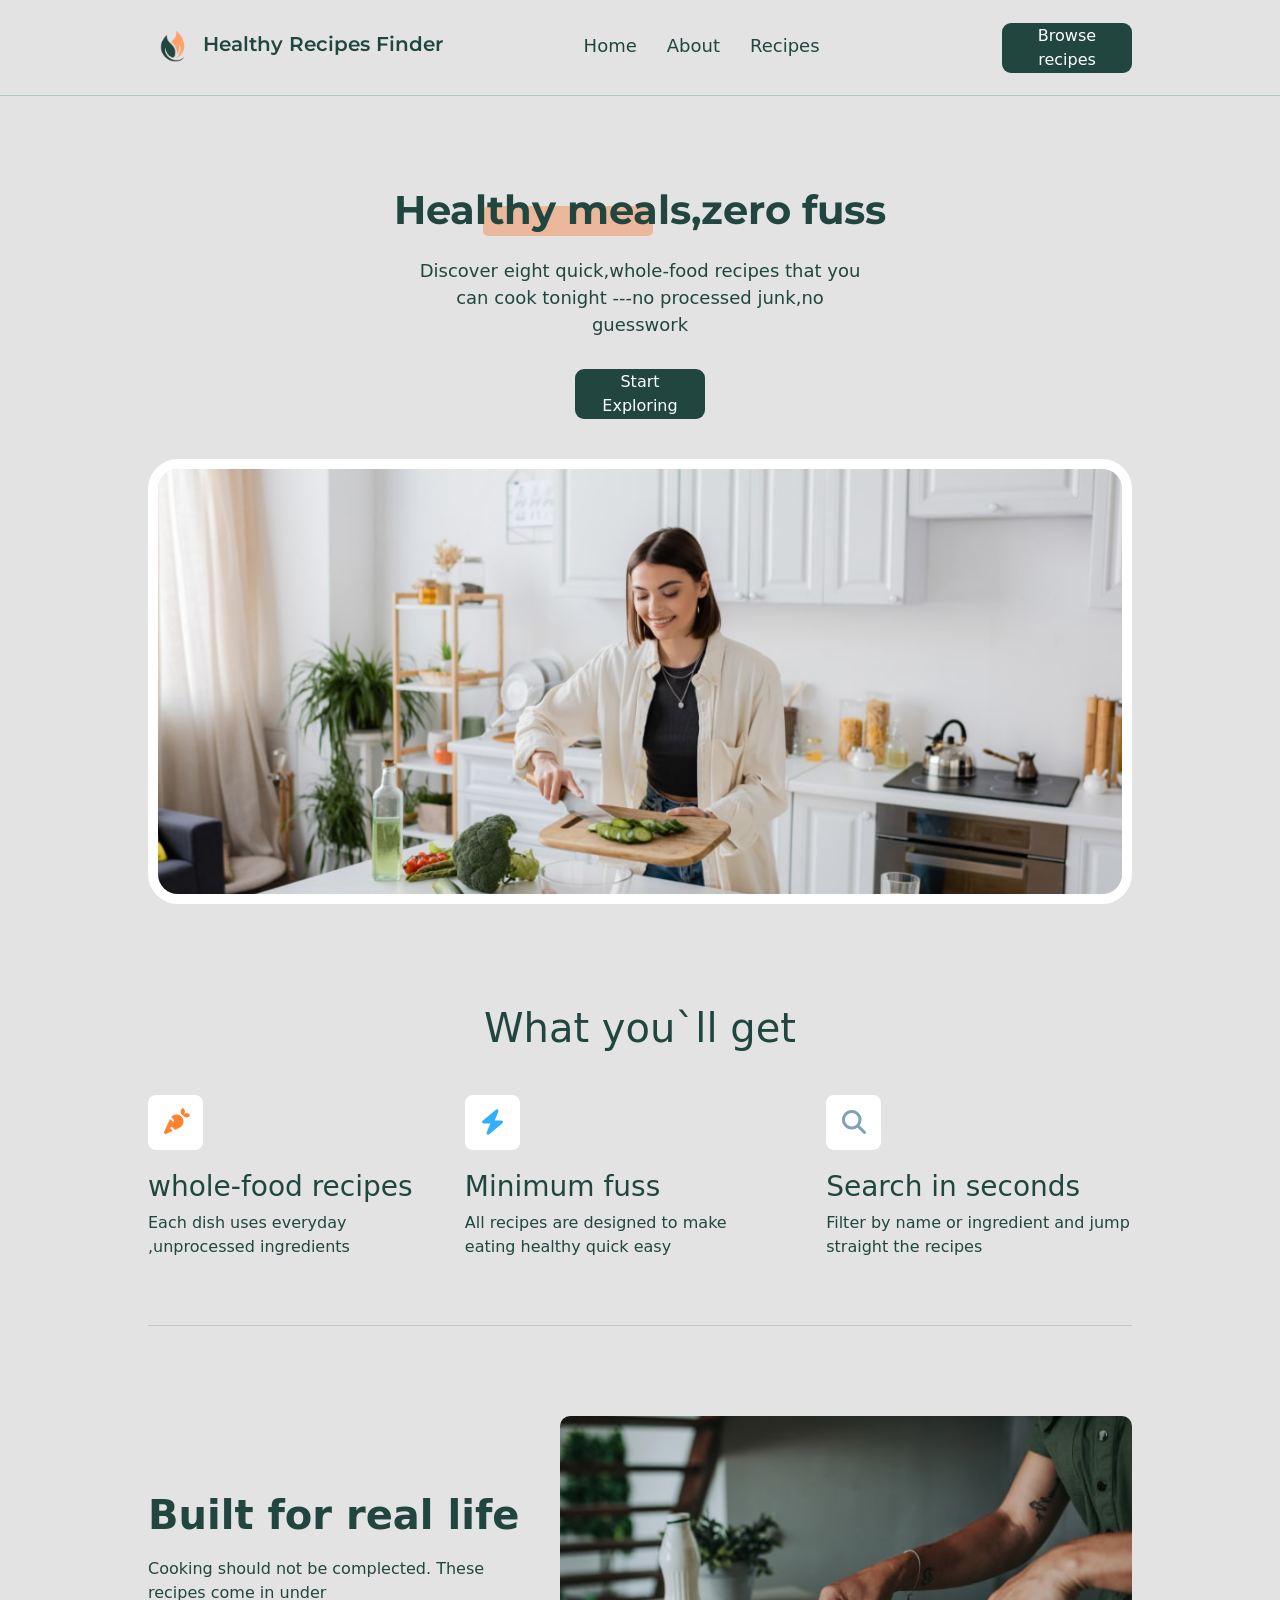
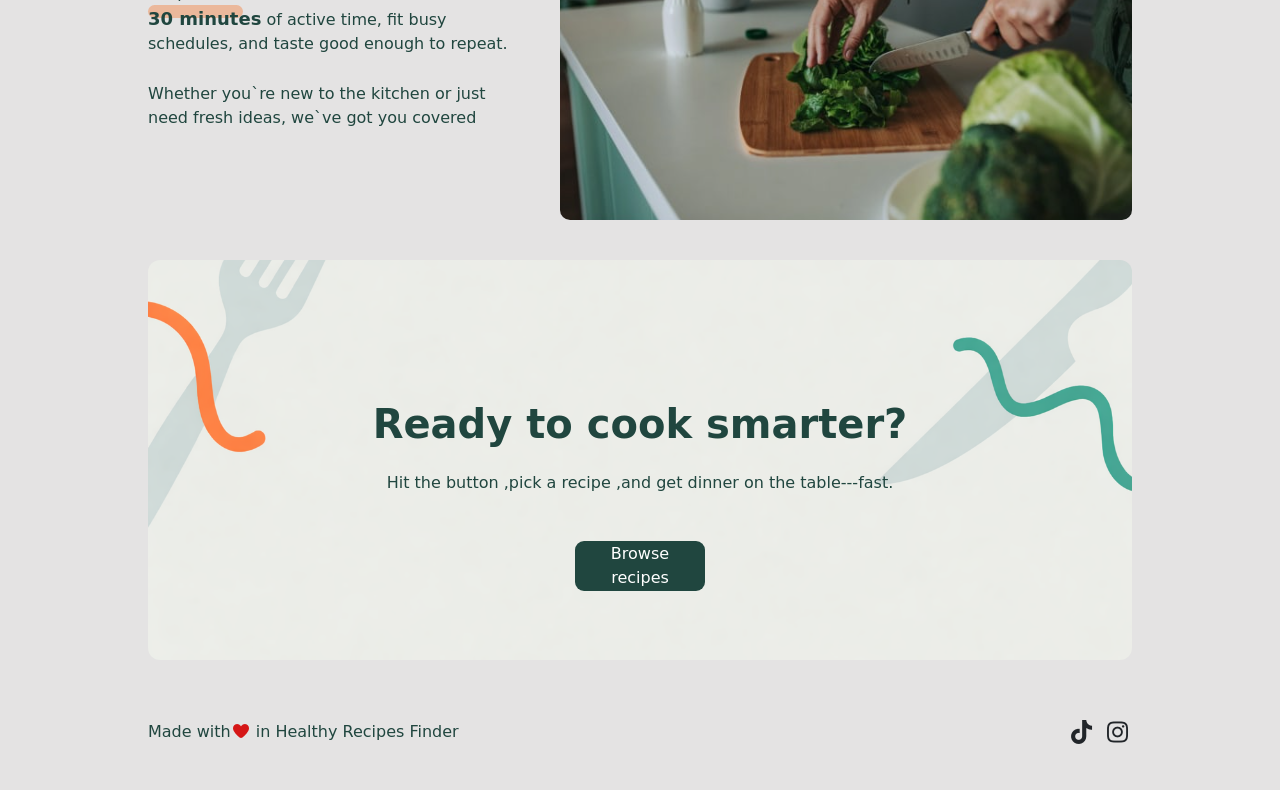
<file: Finder/index.html>
<!DOCTYPE html>
<html lang="en">
<head>
    <meta charset="UTF-8">
    <meta name="viewport" content="width=device-width, initial-scale=1.0">
     <link rel="icon" href="images/تنزيل.png" type="image/x-icon">
     <link rel="preconnect" href="https://fonts.googleapis.com">
    <link rel="preconnect" href="https://fonts.gstatic.com" crossorigin>
    <link href="https://fonts.googleapis.com/css2?family=Montserrat:ital,wght@0,100..900;1,100..900&family=Work+Sans:ital,wght@0,100..900;1,100..900&display=swap" rel="stylesheet">
    <link rel="stylesheet" href="css/bootstrap.min.css">
    <link rel="stylesheet" href="css/Responsive.css">
    <link rel="stylesheet" href="css/all.min.css">
    <link rel="stylesheet" href="css/style.css">
    <title>Finder </title>
</head>
<body>
<header>
      <nav>
         <div class="container">
              <div class="logo">
                <a href="index.html"><img src="images/ChatGPT Image 14 مارس 2026، 03_20_28 م.png" alt="logo"></a>
                <a href="index.html"><h5 class="montserrat ">Healthy Recipes Finder </h5></a>
             </div>
              <div class="reo">
            <button class="list">
                <i class="fa-solid fa-bars" ></i>
            </button>
            <button class="lost">
                <i class="fa-solid fa-x"></i>
            </button>
          </div> 
                <div class="menu">
                    <ul>
                        <li><a href="index.html">Home</a></li>
                        <li><a href="about.html">About</a></li>
                        <li><a href="recipes.html">Recipes</a></li>
                    </ul>
                    <button class="btnG">Browse recipes </button>
                </div>
         </div>
      </nav>
</header>
<main>
    <section id="hero">
     <div class="container">
        <div class="meals">
             <span></span>
            <h1 class="montserrat">Healthy meals,zero fuss</h1>
            <p>Discover eight quick,whole-food recipes that you can cook tonight ---no processed junk,no guesswork</p>
             <button class="btnG">Start Exploring </button>
        </div>
     </div>
    </section>
    <!-- second -->
    <section id="second">
        <div class="container">
            <div class="photo">
                <img src="images/لقطة شاشة 2026-03-15 155310.png" alt="">
            </div>
        </div>
    </section>
        <!-- therd -->
    <section id="cards">
     <div class="container">
        <div class="food-tittle">
            <h1>What you`ll get</h1>
        </div>
           <div class="cards-food">
             <div class="card-food1">
            <div class="one" style="color: #fd8331; font-size: x-large;"> <i class="fa-solid fa-carrot"></i></div>
               <a href=""> <h3>whole-food recipes</h3></a>
               <p>Each dish uses everyday ,unprocessed ingredients </p>
            </div>
            <div class="card-food2">
                <div class="one" style="color: #31affd; font-size: x-large;"><i class="fa-solid fa-bolt"></i></div>
             <a href=""><h3>Minimum fuss</h3></a>
             <p>All recipes are designed to make eating healthy quick easy</p>
            </div>
            <div class="card-food3">
                <div class="one"  style="color: #7ca2b9; font-size: x-large;"> <i class="fa-solid fa-magnifying-glass"></i></div>
              <a href=""><h3>Search in seconds</h3></a>
              <p>Filter by name or ingredient and jump straight the recipes</p>
            </div>
           </div>
          </div>
        </section>
        <!-- builttttttttt -->
       <section id="Built">
        <div class="container">
            <div class="built-dad">
                <span class="memo"></span>
                <div class="right">
                    <h1>Built for real life</h1>
                    <p>Cooking should not be complected. These  recipes come in under  <br>  <span style="font-weight: bolder; font-size: large;">30 minutes</span> of active time, fit busy schedules, and taste good enough to repeat.</p>
                    <p>Whether you`re new to the kitchen or just need fresh ideas, we`ve got you covered</p>
                </div>
                <div class="left">
                    <img src="images/لقطة شاشة 2026-03-15 162143.png" alt="">
                </div>
            </div>
        </div>
       </section>
     <!-- foorrrrrrrrrrrrrrr -->
      <section id="foor">
        <div class="container">
            <div class="Ready">
                <h1>Ready to cook smarter?</h1>
                <p>Hit the button ,pick a recipe ,and get dinner on the table---fast.</p>
                <button class="btnG">Browse recipes </button>
            </div>
        </div>
      </section>
</main>


<footer>
    <div class="container">
        <div class="footer">
           <div class="left-footer">
            <p>Made with<i class="fa-solid fa-heart"></i> in <a href="index.html">Healthy Recipes Finder</a> </p>
           </div>
           <div class="right-container">
            <div class="Smedia">
                <i class="fa-brands fa-tiktok"></i>
                <i class="fa-brands fa-instagram"></i>
            </div>
           </div>
        </div>
    </div>
</footer>

      <script src="js/bootstrap.bundle.js"></script>
  <script src="js/main.js"></script>
</body>
</html>
</file>
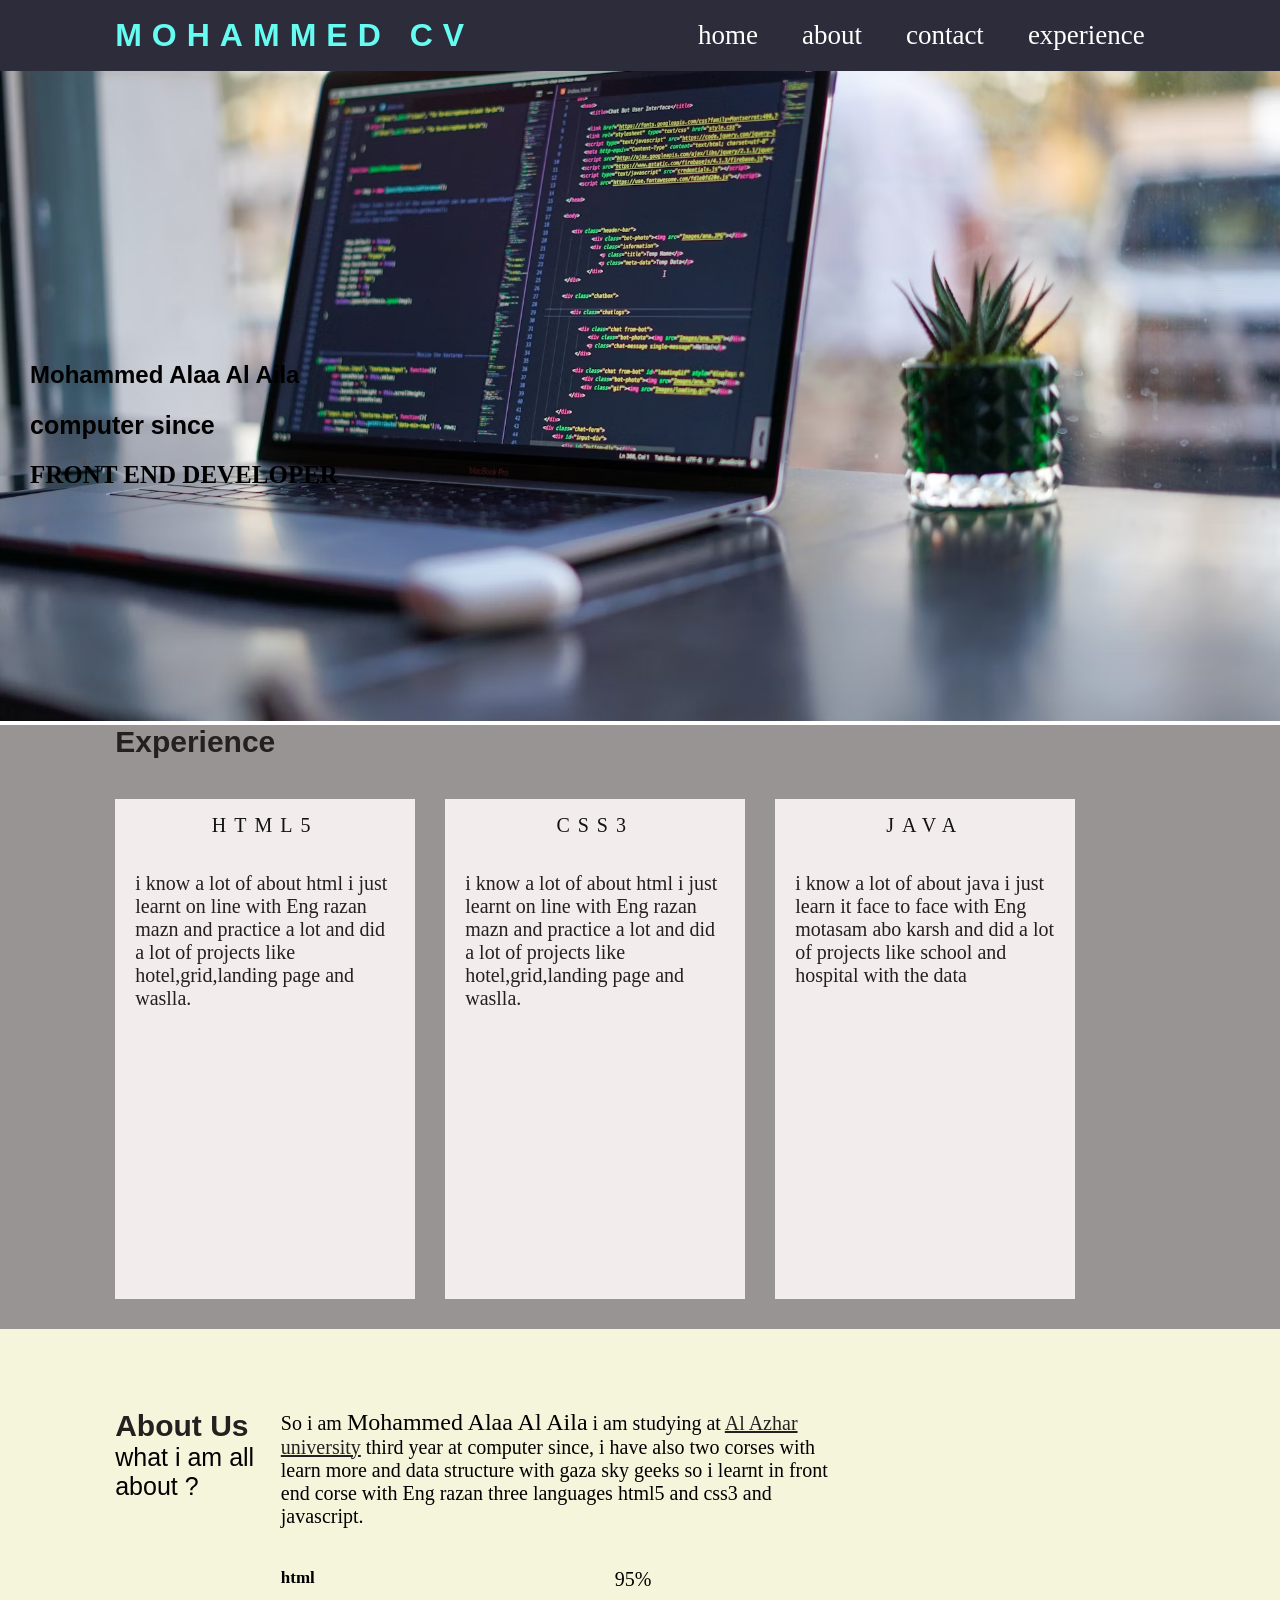
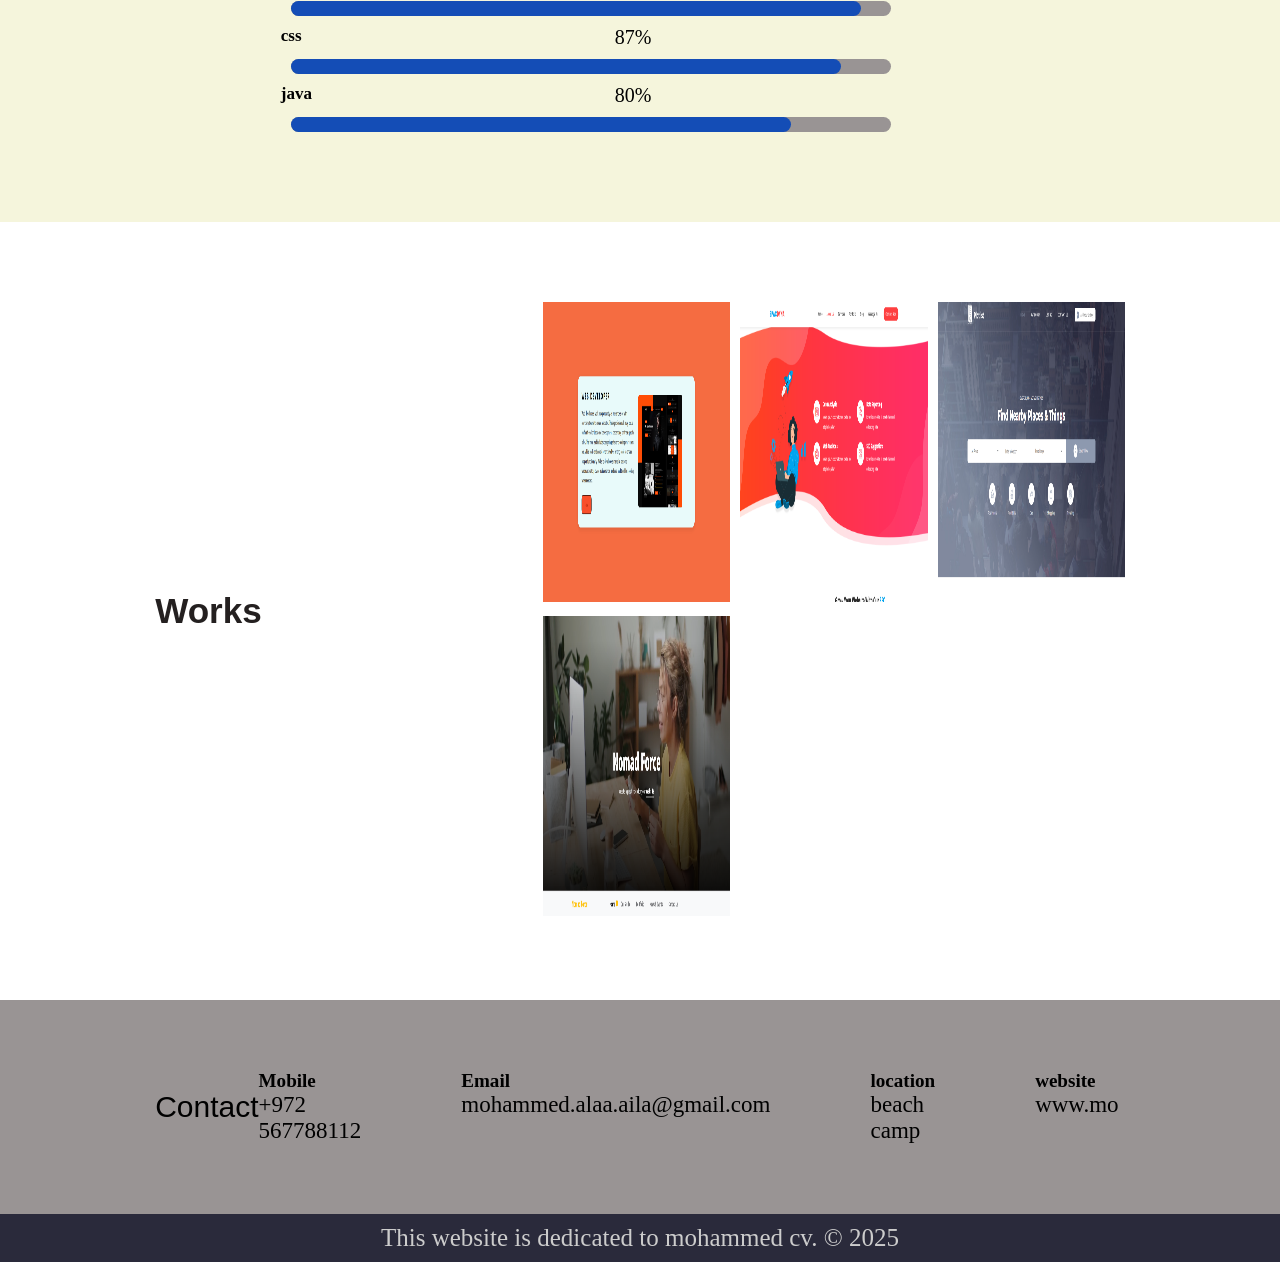
<file: prtofilo/index.html>
<!DOCTYPE html>
<html lang="en">
<head>
    <meta charset="UTF-8">
    <meta name="viewport" content="width=device-width, initial-scale=1.0">
    <title>portfolio</title>
    <link rel="stylesheet" href="css/style.css">
</head>
<body>
    <header  >
        <div  class="container">
            <div class="navbar">

                <div class="logo"  >
                    <h1 ><a href="#">mohammed cv</a></h1></div>
              <nav >
               
                   <ul>
                       <li><a href="index.html" target="_self" class="active">home</a></li>
                       <li><a href="about.html" target="_blank">about</a></li>
                       <li><a href="contact.html" target="_blank" >contact</a></li>
                       <li><a href="experience.html" target="_self" >experience</a></li>
                   </ul>
              </nav> 


            </div>     
        </div>
            
    </header>

<section id="hero">
    <div class="photo">
        <img src="img/laptop.avif" alt="">
    </div>
    <div class="start">
        <h2>mohammed alaa al aila</h2>
        <h3>computer since </h3>
        <h4>front end developer</h4>  
    </div>
   
</section>
<section id="experience">
    <div class="container">
        <div class="middle">
            <div style="flex-basis: 30%;">
                <h3>experience</h3>
              
              </div> 
           <div class="languages">
            <div class="first_one">
              <h4>html5</h4>
              <p>
               i know a lot of about html i just learnt on line with Eng razan mazn and practice a lot and did a lot of projects like hotel,grid,landing page and waslla.
              </p>
            </div>
            <div class="secound_one">
             <h4>css3</h4>
             <p>  i know a lot of about html i just learnt on line with Eng razan mazn and practice a lot and did a lot of projects like hotel,grid,landing page and waslla.</p>
            </div>
            <div class="the_last_one">
              <h4>java</h4>
              <p>i know a lot of about java i just learn it face to face with Eng motasam abo karsh and did a lot of projects like school and hospital with the data </p>
            </div>
           </div>

        </div>
      
    </div>
</section>
<section id="intro" >
    <div class="container">
        <div class="blue_line">
            <div class="sub_tittle">
                <h3>About Us</h3>
                
                <p>what i am all about ?</p>
            </div>
                <div class="parg_pro">
                    <div class="paragraph">
                        <p>So i am <span>Mohammed alaa al aila</span>  i am studying  at <a href="">Al Azhar university</a> third year at computer since, i have also two corses with learn more and data structure with gaza sky geeks so i learnt in front end corse with Eng razan three languages html5 and css3 and javascript. </p>
                    </div>
                 <div class="progres">
                    <div class="dowlond1">
                        <h5>html</h5>
                        <p>95%</p> 
                    </div>
                    <div class="r1">
                        <div class="l1"></div>
                        </div>

                        <div class="dowlond2">
                            <h5>css</h5>
                            <p>87%</p> 
                        </div>
                    <div class="r2">
                        <div class="l2"></div>
                        </div>
                        <div class="dowlond3">
                            <h5>java</h5>
                            <p>80%</p> 
                        </div>
                       
                    <div class="r3">
                        <div class="l3"></div>
                    </div>
                 </di>
                </div>
        </div>    
        
     
    </div>
   
</section>
<section id="third_works">
    <div class="container">
        <div class="work">
            <div class="part_one">
                <h3>works</h3>
            </div>
            <div class="part_grid">
              
              
               <div class="w2 image"><a href="file:///C:/Users/Mohammed/OneDrive/%D8%B3%D8%B7%D8%AD%20%D8%A7%D9%84%D9%85%D9%83%D8%AA%D8%A8/landing%20page1/index.html" target="_blank"><img src="img/landingphoto.png" alt=""></a></div>
               <div class="w3 image"><a href="file:///C:/Users/Mohammed/OneDrive/%D8%B3%D8%B7%D8%AD%20%D8%A7%D9%84%D9%85%D9%83%D8%AA%D8%A8/space_dynamic/templatemo_562_space_dynamic/index.html" target="_blank"><img src="img/dynmic_space.png" alt=""></a></div>
               <div class="w4  image"><a href="file:///C:/Users/Mohammed/OneDrive/%D8%B3%D8%B7%D8%AD%20%D8%A7%D9%84%D9%85%D9%83%D8%AA%D8%A8/teplatem22/templatemo_564_plot_listing/index.html" target="_blank"><img src="img/plotlist.png" alt=""></a></div>
               <div class="w5 image"><a href="file:///C:/Users/Mohammed/OneDrive/%D8%B3%D8%B7%D8%AD%20%D8%A7%D9%84%D9%85%D9%83%D8%AA%D8%A8/templatemo_567_nomad_force/index.html" target="_blank"><img src= "img/nomad force.png" alt=""></a></div>
            </div>
        </div>
         
    </div>
</section>
<section id="conection">
    <div class="container">
       <div class="medea">
           
        <div class="cont">
            contact
        </div>
          <div class="ways">
            <div class="mo">
                <h5>Mobile</h5>
                <p>+972 567788112</p>
            </div>
            <div class="em">
                <h5>Email</h5>
                <p>mohammed.alaa.aila@gmail.com</p>
            </div>
            <div class="lo">
                <h5>location</h5>
                <p>beach camp</p>
            </div>
            <div class="we">
                <h5>website</h5>
                <p>www.mo</p>
            </div>   
          </div>
           
       
       
      
    </div>

   
  
</section>
<footer>
 <div class="f">This website is dedicated to mohammed cv. &copy; 2025</div>
 </footer>
</body>
</html>
</file>
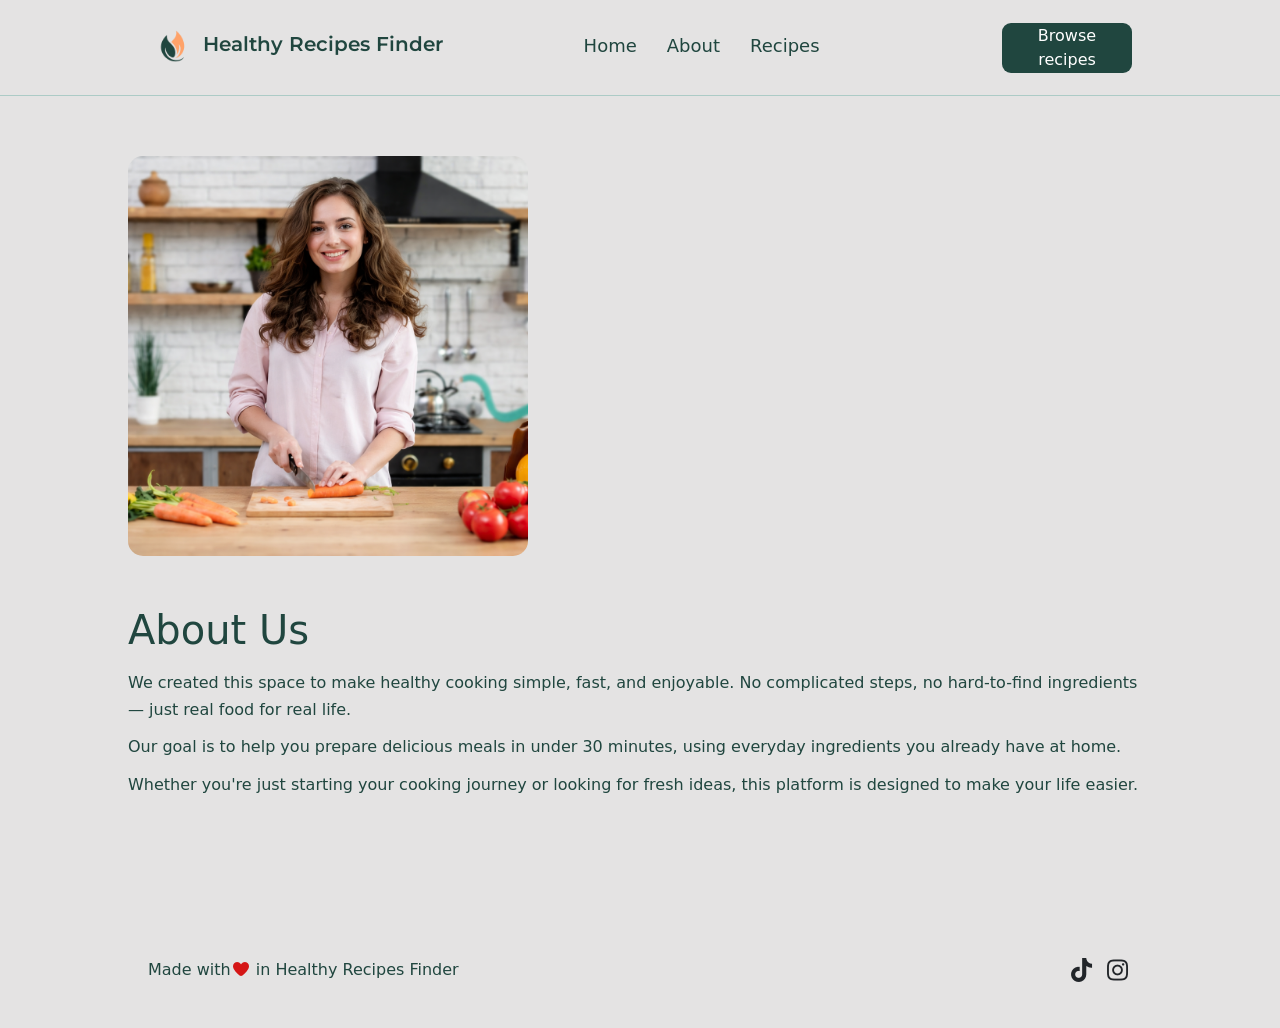
<file: Finder/about.html>
<!DOCTYPE html>
<html lang="en">
<head>
    <meta charset="UTF-8">
    <meta name="viewport" content="width=device-width, initial-scale=1.0">
     <link rel="icon" href="images/تنزيل.png" type="image/x-icon">
     <link rel="preconnect" href="https://fonts.googleapis.com">
    <link rel="preconnect" href="https://fonts.gstatic.com" crossorigin>
    <link href="https://fonts.googleapis.com/css2?family=Montserrat:ital,wght@0,100..900;1,100..900&family=Work+Sans:ital,wght@0,100..900;1,100..900&display=swap" rel="stylesheet">
    <link rel="stylesheet" href="css/bootstrap.min.css">
    <link rel="stylesheet" href="css/Responsive.css">
    <link rel="stylesheet" href="css/all.min.css">
    <link rel="stylesheet" href="css/style.css">
    <title>Finder </title>
</head>
<body>
<header>
      <nav>
         <div class="container">
              <div class="logo">
                <a href="index.html"><img src="images/ChatGPT Image 14 مارس 2026، 03_20_28 م.png" alt="logo"></a>
                <a href="index.html"><h5 class="montserrat ">Healthy Recipes Finder </h5></a>
             </div>
              <div class="reo">
            <button class="list">
                <i class="fa-solid fa-bars" ></i>
            </button>
            <button class="lost">
                <i class="fa-solid fa-x"></i>
            </button>
          </div> 
                <div class="menu">
                    <ul>
                        <li><a href="index.html">Home</a></li>
                        <li><a href="about.html">About</a></li>
                        <li><a href="recipes.html">Recipes</a></li>
                    </ul>
                    <button class="btnG">Browse recipes </button>
                </div>
         </div>
      </nav>
</header>
 <main>
    <section id="about">
  <div class="container">

    <!-- الصورة -->
    <div class="about-img">
      <img src="images/77.png" alt="">
    </div>

    <!-- النص -->
    <div class="about-text">
      <h1>About Us</h1>

      <p>
        We created this space to make healthy cooking simple, fast, and enjoyable. 
        No complicated steps, no hard-to-find ingredients — just real food for real life.
      </p>

      <p>
        Our goal is to help you prepare delicious meals in under 30 minutes, 
        using everyday ingredients you already have at home.
      </p>

      <p>
        Whether you're just starting your cooking journey or looking for fresh ideas, 
        this platform is designed to make your life easier.
      </p>

    </div>

  </div>
</section>
 </main>

<footer>
    <div class="container">
        <div class="footer">
           <div class="left-footer">
            <p>Made with<i class="fa-solid fa-heart"></i> in <a href="index.html">Healthy Recipes Finder</a> </p>
           </div>
           <div class="right-container">
            <div class="Smedia">
                <i class="fa-brands fa-tiktok"></i>
                <i class="fa-brands fa-instagram"></i>
            </div>
           </div>
        </div>
    </div>
</footer>

      <script src="js/bootstrap.bundle.js"></script>
  <script src="js/main.js"></script>
</body>
</html>
</file>
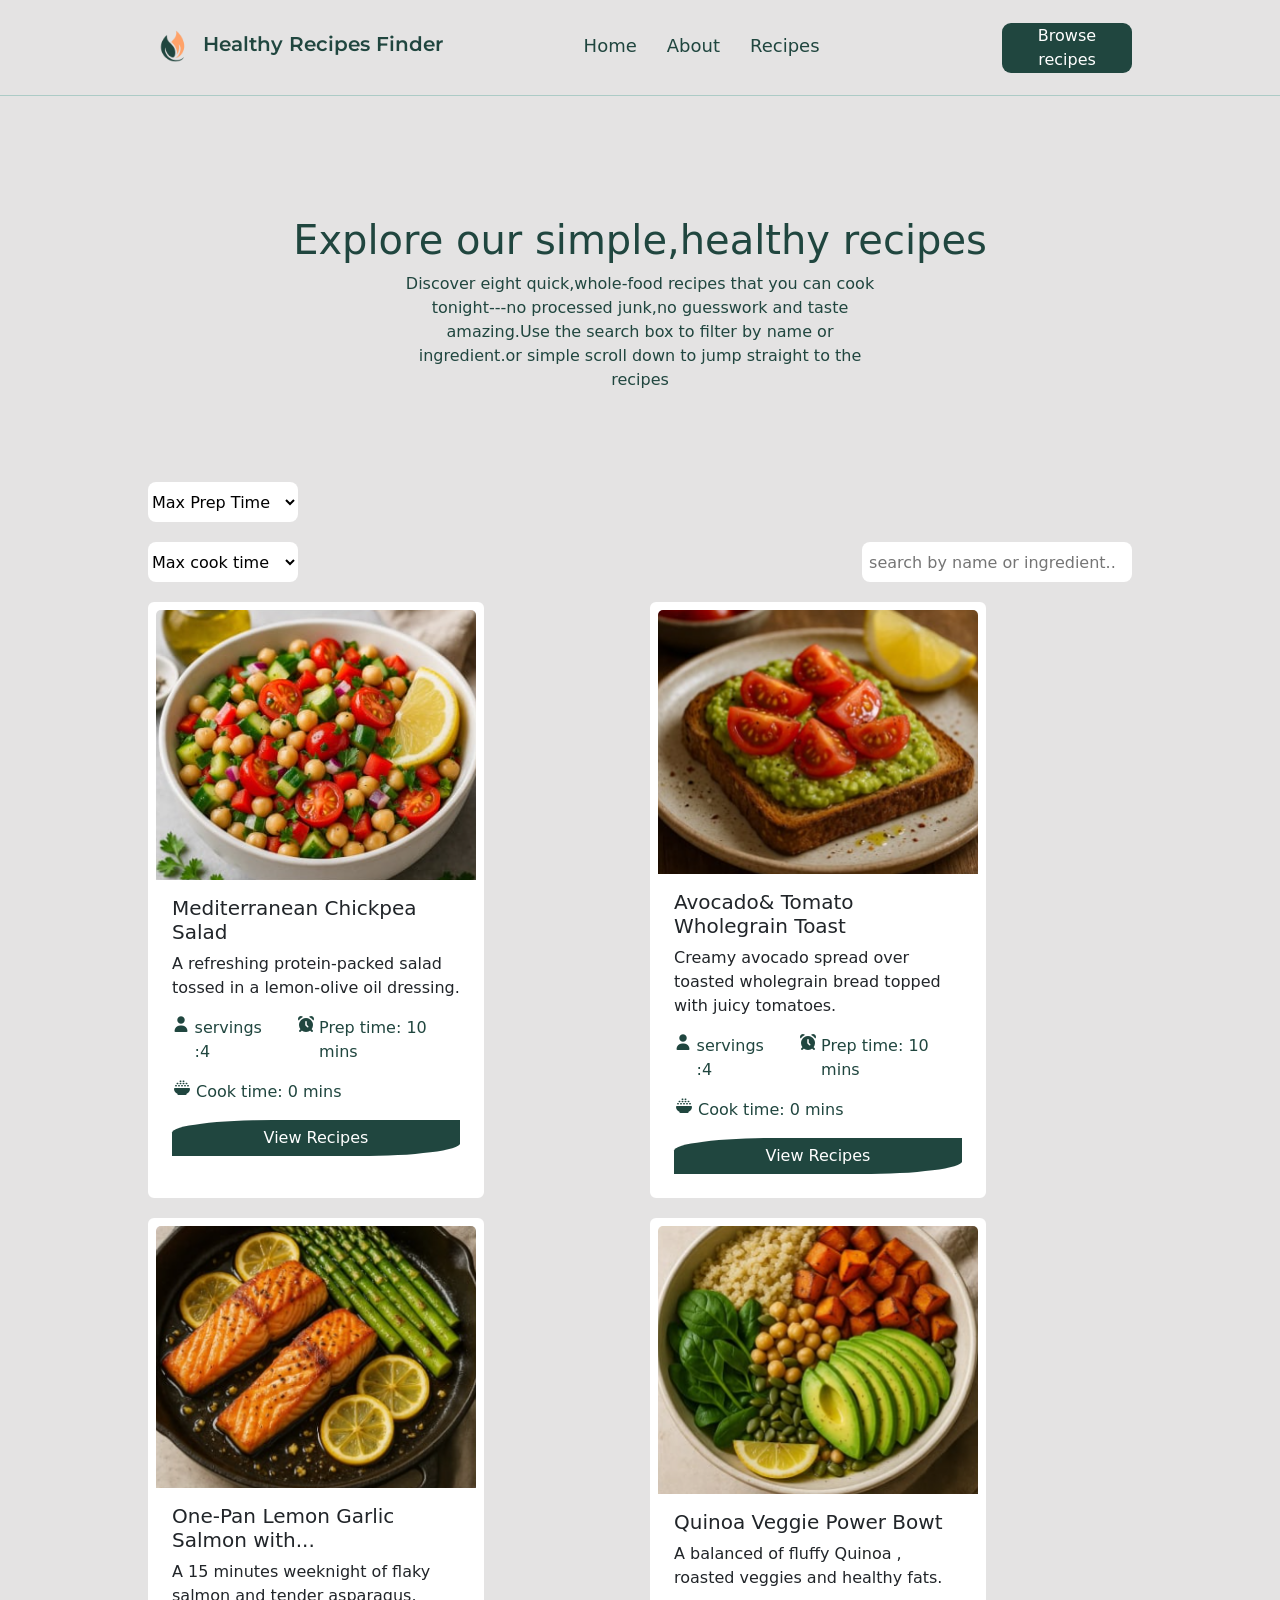
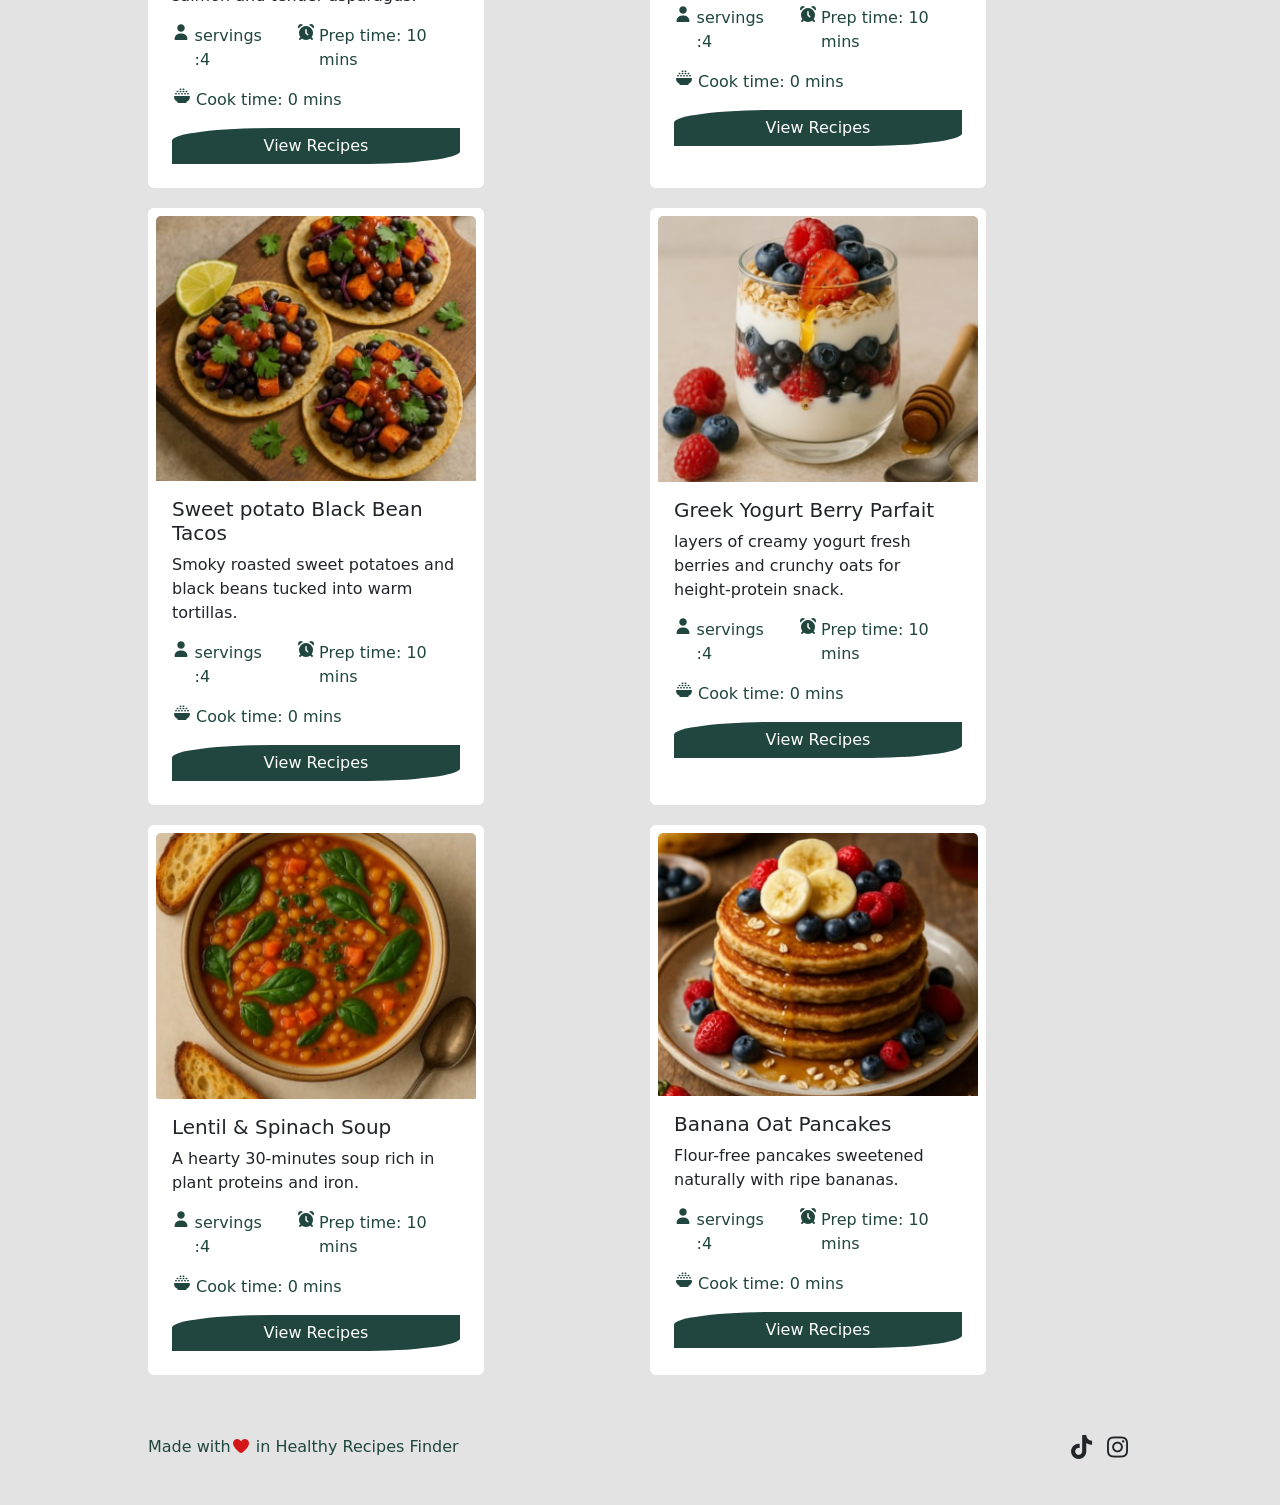
<file: Finder/recipes.html>
<!DOCTYPE html>
<html lang="en">
<head>
    <meta charset="UTF-8">
    <meta name="viewport" content="width=device-width, initial-scale=1.0">
     <link rel="icon" href="images/تنزيل.png" type="image/x-icon">
     <link rel="preconnect" href="https://fonts.googleapis.com">
    <link rel="preconnect" href="https://fonts.gstatic.com" crossorigin>
    <link href="https://fonts.googleapis.com/css2?family=Montserrat:ital,wght@0,100..900;1,100..900&family=Work+Sans:ital,wght@0,100..900;1,100..900&display=swap" rel="stylesheet">
    <link rel="stylesheet" href="css/bootstrap.min.css">
    <link rel="stylesheet" href="css/Responsive.css">
    <link rel="stylesheet" href="css/all.min.css">
    <link rel="stylesheet" href="css/style.css">
    <title>Finder </title>
</head>
<body>
<header>
      <nav>
         <div class="container">
              <div class="logo">
                <a href="index.html"><img src="images/ChatGPT Image 14 مارس 2026، 03_20_28 م.png" alt="logo"></a>
                <a href="index.html"><h5 class="montserrat ">Healthy Recipes Finder </h5></a>
             </div>
              <div class="reo">
            <button class="list">
                <i class="fa-solid fa-bars" ></i>
            </button>
            <button class="lost">
                <i class="fa-solid fa-x"></i>
            </button>
          </div> 
                <div class="menu">
                    <ul>
                        <li><a href="index.html">Home</a></li>
                        <li><a href="about.html">About</a></li>
                        <li><a href="recipes.html">Recipes</a></li>
                    </ul>
                    <button class="btnG">Browse recipes </button>
                </div>
         </div>
      </nav>
</header>

   <main>
    <section id="first">
        <div class="container">
            <div class="explore">
            <h1>Explore our simple,healthy recipes</h1>
            <p>Discover eight quick,whole-food recipes that you can cook tonight---no processed junk,no guesswork and taste amazing.Use  the search box to filter by name or ingredient.or simple scroll down to jump straight to the recipes</p>
            </div>
        </div>
    </section>
    <section id="second-cards">
       <div class="container">
        <div class="up" style="display: flex; justify-content: center; align-items: center;">
           <div class="selector">
           <select name="" id="" style="border: none; background-color: #ffffff; height: 40px; width: 150px; border-radius: 8px; margin-bottom: 20px; padding: auto; margin-right: 30px;">
          <option value="">Max Prep Time</option>
        </select>
         <select name="" id="" style="border: none; background-color: #ffffff; height: 40px; width: 150px; border-radius: 8px; margin-bottom: 20px; padding: auto;">
          <option value="">Max cook time</option>
        </select>
         </div>
         <div class="search" style="margin: auto; justify-content: center; align-items: center; margin-bottom: 20px; margin-left: 480px;">
          <input type="search" style="width: 270px; height: 40px; border-radius: 8px; border: none; outline: none;" placeholder=" search by name or ingredient..." >
         </div>
        </div>
        <div class="dad-cards">
            <div class="card" style="width: 21rem; border: 8px solid white;">
  <img src="images/1.png" class="card-img-top" alt="...">
  <div class="card-body">
    <h5 class="card-title">Mediterranean Chickpea Salad</h5>
    <p class="card-text">A refreshing protein-packed salad tossed in a lemon-olive oil dressing.</p>
    <div class="user">
      <div class="serving" style="display: flex; gap: 4px; ">
         <i class="fa-solid fa-user"></i> 
        <p>servings :4</p> 
      </div>
      <div class="timer" style="display: flex; gap: 4px;">
        <i class="fa-solid fa-alarm-clock"></i> 
        <p>Prep time: 10 mins </p>
      </div>
    </div>
    <div class="cook" style="display: flex; color:#20463f ; gap: 4px;">
       <i class="fa-solid fa-bowl-rice"></i> 
       <p>Cook time: 0 mins</p>
    </div>
    <a href="#" class="btn btn-primary" style="width: 100%; background-color: #20463f; border: none; border-radius:35% 0;">View Recipes</a>
  </div>
</div>
<div class="card" style="width: 21rem; border: 8px solid white;">
  <img src="images/2.png" class="card-img-top" alt="...">
  <div class="card-body">
    <h5 class="card-title">Avocado& Tomato Wholegrain Toast</h5>
    <p class="card-text">Creamy avocado spread over toasted wholegrain bread topped with juicy tomatoes.</p>
     <div class="user">
      <div class="serving" style="display: flex; gap: 4px; ">
         <i class="fa-solid fa-user"></i> 
        <p>servings :4</p> 
      </div>
      <div class="timer" style="display: flex; gap: 4px;">
        <i class="fa-solid fa-alarm-clock"></i> 
        <p>Prep time: 10 mins </p>
      </div>
    </div>
    <div class="cook" style="display: flex; color:#20463f ; gap: 4px;">
       <i class="fa-solid fa-bowl-rice"></i> 
       <p>Cook time: 0 mins</p>
    </div>
    <a href="#" class="btn btn-primary" style="width: 100%; background-color: #20463f; border: none; border-radius:35% 0;">View Recipes</a>
  </div>
</div>
<div class="card" style="width: 21rem; border: 8px solid white;">
  <img src="images/3.png" class="card-img-top" alt="...">
  <div class="card-body">
    <h5 class="card-title">One-Pan Lemon Garlic Salmon with...</h5>
    <p class="card-text">A 15 minutes weeknight of flaky salmon and tender asparagus.</p>
     <div class="user">
      <div class="serving" style="display: flex; gap: 4px; ">
         <i class="fa-solid fa-user"></i> 
        <p>servings :4</p> 
      </div>
      <div class="timer" style="display: flex; gap: 4px;">
        <i class="fa-solid fa-alarm-clock"></i> 
        <p>Prep time: 10 mins </p>
      </div>
    </div>
    <div class="cook" style="display: flex; color:#20463f ; gap: 4px;">
       <i class="fa-solid fa-bowl-rice"></i> 
       <p>Cook time: 0 mins</p>
    </div>
    <a href="#" class="btn btn-primary" style="width: 100%; background-color: #20463f; border: none; border-radius:35% 0;">View Recipes</a>
  </div>
</div>
<div class="card" style="width: 21rem; border: 8px solid white;">
  <img src="images/4.png" class="card-img-top" alt="...">
  <div class="card-body">
    <h5 class="card-title">Quinoa Veggie Power Bowt </h5>
    <p class="card-text">A balanced of fluffy Quinoa , roasted veggies and healthy fats.</p>
     <div class="user">
      <div class="serving" style="display: flex; gap: 4px; ">
         <i class="fa-solid fa-user"></i> 
        <p>servings :4</p> 
      </div>
      <div class="timer" style="display: flex; gap: 4px;">
        <i class="fa-solid fa-alarm-clock"></i> 
        <p>Prep time: 10 mins </p>
      </div>
    </div>
    <div class="cook" style="display: flex; color:#20463f ; gap: 4px;">
       <i class="fa-solid fa-bowl-rice"></i> 
       <p>Cook time: 0 mins</p>
    </div>
    <a href="#" class="btn btn-primary" style="width: 100%; background-color: #20463f; border: none; border-radius:35% 0;">View Recipes</a>
  </div>
</div>
<div class="card" style="width: 21rem; border: 8px solid white;">
  <img src="images/5.png" class="card-img-top" alt="...">
  <div class="card-body">
    <h5 class="card-title">Sweet potato Black Bean Tacos</h5>
    <p class="card-text">Smoky roasted sweet potatoes and black beans tucked into warm tortillas.</p>
     <div class="user">
      <div class="serving" style="display: flex; gap: 4px; ">
         <i class="fa-solid fa-user"></i> 
        <p>servings :4</p> 
      </div>
      <div class="timer" style="display: flex; gap: 4px;">
        <i class="fa-solid fa-alarm-clock"></i> 
        <p>Prep time: 10 mins </p>
      </div>
    </div>
    <div class="cook" style="display: flex; color:#20463f ; gap: 4px;">
       <i class="fa-solid fa-bowl-rice"></i> 
       <p>Cook time: 0 mins</p>
    </div>
    <a href="#" class="btn btn-primary" style="width: 100%; background-color: #20463f; border: none; border-radius:35% 0;">View Recipes</a>
  </div>
</div>
<div class="card" style="width: 21rem; border: 8px solid white;">
  <img src="images/6.png" class="card-img-top" alt="...">
  <div class="card-body">
    <h5 class="card-title">Greek Yogurt Berry Parfait</h5>
    <p class="card-text">layers of creamy yogurt fresh berries and crunchy oats for height-protein snack.</p>
     <div class="user">
      <div class="serving" style="display: flex; gap: 4px; ">
         <i class="fa-solid fa-user"></i> 
        <p>servings :4</p> 
      </div>
      <div class="timer" style="display: flex; gap: 4px;">
        <i class="fa-solid fa-alarm-clock"></i> 
        <p>Prep time: 10 mins </p>
      </div>
    </div>
    <div class="cook" style="display: flex; color:#20463f ; gap: 4px;">
       <i class="fa-solid fa-bowl-rice"></i> 
       <p>Cook time: 0 mins</p>
    </div>
    <a href="#" class="btn btn-primary" style="width: 100%; background-color: #20463f; border: none; border-radius:35% 0;">View Recipes</a>
  </div>
</div>
<div class="card" style="width: 21rem;  border: 8px solid white;">
  <img src="images/7.png" class="card-img-top" alt="...">
  <div class="card-body">
    <h5 class="card-title">Lentil & Spinach Soup</h5>
    <p class="card-text">A hearty 30-minutes soup rich in plant proteins and iron.</p>
     <div class="user">
      <div class="serving" style="display: flex; gap: 4px; ">
         <i class="fa-solid fa-user"></i> 
        <p>servings :4</p> 
      </div>
      <div class="timer" style="display: flex; gap: 4px;">
        <i class="fa-solid fa-alarm-clock"></i> 
        <p>Prep time: 10 mins </p>
      </div>
    </div>
    <div class="cook" style="display: flex; color:#20463f ; gap: 4px;">
       <i class="fa-solid fa-bowl-rice"></i> 
       <p>Cook time: 0 mins</p>
    </div>
    <a href="#" class="btn btn-primary" style="width: 100%; background-color: #20463f; border: none; border-radius: 35% 0;">View Recipes</a>
  </div>
</div>
<div class="card" style="width: 21rem; border: 8px solid white;">
  <img src="images/8.png" class="card-img-top" alt="...">
  <div class="card-body">
    <h5 class="card-title">Banana Oat Pancakes</h5>
    <p class="card-text">Flour-free pancakes sweetened naturally with ripe bananas.</p>
     <div class="user">
      <div class="serving" style="display: flex; gap: 4px; ">
         <i class="fa-solid fa-user"></i> 
        <p>servings :4</p> 
      </div>
      <div class="timer" style="display: flex; gap: 4px;">
        <i class="fa-solid fa-alarm-clock"></i> 
        <p>Prep time: 10 mins </p>
      </div>
    </div>
    <div class="cook" style="display: flex; color:#20463f ; gap: 4px;">
       <i class="fa-solid fa-bowl-rice"></i> 
       <p>Cook time: 0 mins</p>
    </div>
    <a href="#" class="btn btn-primary" style="width: 100%; background-color: #20463f; border: none;border-radius:35% 0px;">View Recipes</a>
  </div>
</div>
        </div>
       </div>
    </section>
   </main>
<footer>
    <div class="container">
        <div class="footer">
           <div class="left-footer">
            <p>Made with<i class="fa-solid fa-heart"></i> in <a href="index.html">Healthy Recipes Finder</a> </p>
           </div>
           <div class="right-container">
            <div class="Smedia">
                <i class="fa-brands fa-tiktok"></i>
                <i class="fa-brands fa-instagram"></i>
            </div>
           </div>
        </div>
    </div>
</footer>

      <script src="js/bootstrap.bundle.js"></script>
  <script src="js/main.js"></script>
</body>
</html>
</file>
<file: Finder/css/Responsive.css>
@media (max-width: 768px) {
  .container {
    width: 95%;
    padding: 10px;
  }

  /* 🔹 Navbar */
  .menu {
    width: 100%;
    flex-direction: column;
    gap: 10px;
  }

  nav .container {
    flex-direction: column;
    gap: 15px;
  }

  nav .container .menu ul {
    flex-direction: column;
    align-items: center;
  }

  /* 🔹 Hero */
  .meals p {
    width: 100%;
    font-size: 14px;
  }

  #hero .container .meals span {
    display: none; /* نخفي الخلفية البرتقالية عشان ما تخرب */
  }


  #second .container .photo img {
    height: auto;
  }

 
  .cards-food {
    flex-direction: column;
    gap: 20px;
  }

  
  #Built .container .built-dad {
    flex-direction: column;
    text-align: center;
  }

  .built-dad .memo {
    display: none;
  }
 
 
  .container .Ready {
    height: auto;
    padding: 60px 20px;
  }


  .container .footer {
    flex-direction: column;
    gap: 15px;
    text-align: center;
  }

  .right-container {
    display: flex;
    justify-content: center;
  }


  .btnG {
    width: 100%;
  }
   /* Explore Section */
  #first .container .explore {
    padding-top: 50px;
    padding-bottom: 30px;
  }

  #first .container .explore p {
    width: 100%;
    margin-left: 0; /* مهم جداً */
    font-size: 14px;
  }

  /*  Cards Grid */
  .container .dad-cards {
    grid-template-columns: 1fr; /* كارد واحد تحت الثاني */
    gap: 15px;
  }

  
  .container .user {
    flex-direction: column;
    align-items: flex-start;
    gap: 10px;
  }
  /*  container تبع الفوق */
  #second-cards .up {
    flex-direction: column !important;
    align-items: stretch !important;
    gap: 15px;
  }

  /* 🔹 select boxes */
  .selector {
    display: flex;
    flex-direction: column;
    gap: 10px;
  }

  .selector select {
    width: 100% !important;
    margin-right: 0 !important;
  }

  /* 🔹 search */
  .search {
    margin: 0 !important; 
    width: 100%;
  }

  .search input {
    width: 100% !important;
  }
   .explore h1 {
    font-size: 22px;
    line-height: 1.4;
  }

   #first .container .explore p {
    width: 100%;
    margin: 0 auto; 
    font-size: 14px;
    line-height: 1.6;
    padding-top: 10px;
  }
}
</file>
<file: Finder/css/style.css>
.container {
  width: 80%;
  max-width: 1200px; 
  margin: 0 auto;   
  padding: 20px;
}
.work-sans {
  font-family: "Work Sans", sans-serif;
  font-optical-sizing: auto;
  font-weight: 400;
  font-style: normal;
}
.montserrat {
  font-family: "Montserrat", sans-serif;
  font-optical-sizing: auto;
  font-weight:600;
  font-style: normal;
}
body{
  background-color: #e4e3e3;
}
header nav{
  border-bottom: 1px solid rgb(172, 203, 198);
}
header nav .container{
  display: flex;
  justify-content: space-between;
  align-items: center;
}
nav .container  .logo{
  display: flex;
  align-items: center;
  gap: 5px;
}
nav .container  .logo a{
  text-decoration: none;
  color: rgb(32, 70, 63);
  
}
nav .container  .logo img{
  width: px;
  height: 50px;
}
.menu{
width: 60%;
display: flex;
justify-content: space-between;
align-items: center;
}
nav .container .menu ul{
  display: flex;
  list-style: none;
  margin-top: 12px;
  gap: 10px;
}
nav .container .menu ul a{
  text-decoration: none;
  color: #20463f;
  font-size: 18px;
  margin: 0 10px 0 10px;
  padding-bottom: 7px;
}
.container .menu ul a:hover{
   border-bottom: 3px solid #e67e34;
}
.btnG{
 width: 130px; 
 height: 50px;
 border-radius: 9px;
 background-color: #20463f;
 color: #ffffff; 
 cursor: pointer;
 border: none;
}
/* heroooooooooooooo */
#hero .container .meals{
  display: flex;
  flex-direction: column;
  align-items: center;
  justify-content: center;
  gap: 15px;
  padding-top: 70px; 
}
.meals{
  position: relative;
}
.meals h1{
  font-weight: bolder;
 color: #20463f;
}
.meals p{
  font-size: large;
  color: #20463f;
  width: 46%;
  text-align: center;
}
.meals .center{
  text-align: center;
   font-size: large;
   color: #20463f;

}
#hero .container .meals span{
  height: 30px;
  width: 170px;
  background-color: #ebb89b;
  border-radius: 5px;
  z-index: -1;
  position: absolute;
  top:90px;
  left: 335px;
}
/* imggggggggggg */
#second .container .photo img{
  width: 100%;
  height: 100%;
  border: 10px solid #ffffff;
  border-radius: 30px;
}
/* cardssssssssssssssssssssssss */
.cards-food{
  display: flex;
  justify-content: space-between;
  gap: 50px;
  padding-bottom: 50px;
  border-bottom: 1px solid  #c0cac9 ;
}
.cards-food a{
  text-decoration: none;
   color: #20463f;
   font-weight: bolder;
}
.cards-food p{
  color: #20463f;
}
.food-tittle{
  text-align: center;
  font-weight: bolder;
 color: #20463f;
 padding-top: 60px;
 padding-bottom:15px ;
}
.cards-food .one{
  height: 55px;
  width: 55px;
  border-radius: 8px;
  background-color: rgb(255, 255, 255);
  text-align: center;
  justify-content: center;
  padding-top:10px;
  margin-bottom: 20px;
  margin-top: 20px;
}
/* Builttttttttttttt */
#Built .container .built-dad{
  display: flex;
  justify-content: space-between;
  align-items: center;
  gap: 40px;
  padding-top: 50px;
  position: relative;
}
.built-dad .right h1{
   font-weight: bolder;
 color: #20463f;
}
.built-dad .right p{
  padding-top: 10px;
 color: #20463f; 
 font-weight: 500;
}
.built-dad .left img{
border-radius: 10px;
}
/* fooooorrrrrrrrr */
.container .Ready{
  background-image: url("../images/ready.png");
  height: 400px;
  background-size:cover;
  background-position: center;
  background-repeat: no-repeat;
  border-radius: 12px;
}
.container .Ready{
  text-align: center;
 padding-top: 140px;
 padding-bottom: 50px;
}
.container .Ready h1{
color: rgb(32, 70, 63);
  font-weight: bolder;
}
.container .Ready p{
  color: rgb(32, 70, 63);
  padding-bottom: 30px;
  padding-top: 15px;
}
/* foterrrrrrrrrrrrrrrrrrrrrrr */
.container .footer{
  display: flex;
  justify-content: space-between;
  padding-top: 20px;
  padding-bottom: 10px;
}
.container .footer .left-footer{
  display: flex;
  gap: 10px;
}
.container .footer .left-footer i{
  color: #d51616;
}
.container .footer .left-footer p{
  color: rgb(32, 70, 63);
}
.container .footer .left-footer a{
  text-decoration: none;
  color: rgb(32, 70, 63);
}
.right-container{
  gap: 30px;
}
.right-container i{
  font-size: x-large;
}
.right-container i:hover{
  color: #d5a516;
}
.built-dad .memo{
position: absolute;
top: 239px;
height: 13px;
width: 95px;
 background-color: #ebb89b;
border-radius: 8px;
z-index: -1;
}
/* second pageeeeeeee */
#first .container .explore{
  text-align: center;
  padding-top: 100px;
  padding-bottom: 50px;
  font-weight: bolder;
  color: #20463f;
}

  #first .container .explore p {
  width: 50%;
  margin: 0 auto;   /* بدل margin-left */
  text-align: center;
  font-weight: normal;
}
/* second sectionnnnnnnnn */
.container .dad-cards{
 display: grid;
    grid-template-columns: repeat(auto-fit, minmax(350px, 1fr));
    gap: 20px;
}
.container .user{
  display: flex;
  gap: 20px;
  color:#20463f;
}
/* listtttttt */
.reo button{
   border: 0;
  height: auto;
  width: auto;
  cursor: pointer;
 border-radius: 4px;
 padding: 7px;
 
}
/* abouttttttt */
#about .container {
  
  align-items: center;
  gap: 40px;
  padding: 60px 0;
  margin-bottom: 50px;
}

.about-img img {
  width: 100%;
  max-width: 400px;
  border-radius: 15px;
  margin-bottom: 50px;
}

.about-text h1 {
  color: #20463f;
  margin-bottom: 15px;
}

.about-text p {
  color: #20463f;
  line-height: 1.7;
  margin-bottom: 10px;
}

/* 📱 موبايل */
@media (max-width: 768px) {
  #about .container {
    flex-direction: column;
    text-align: center;
  }
}
</file>
<file: prtofilo/css/style.css>
*{
    box-sizing:border-box ;
    padding: 0;
    margin: 0;
}
form input{
    outline: none;
}
.container{
    margin: 0 auto;
    width: 82%;

}
header .container .navbar nav ul{
    list-style:none;
    margin: 0;
    padding: 0;
   
   }
header{
    width: 100%;
    background-color:#2c2c3a;
    z-index: 1;
    position: fixed;
    object-fit: cover;
}
header .container .navbar{
    display: flex;
    justify-content: space-between;
    align-items: center;
}

header .container .navbar .logo a{
    text-decoration: none;
    font-family: 'Lucida Sans', 'Lucida Sans Regular', 'Lucida Grande', 'Lucida Sans Unicode', Geneva, Verdana, sans-serif;
    color: #66fcf1;
    text-transform: uppercase;
    letter-spacing: 10px;

}
header .container .navbar nav li{
    display: inline-block;
    padding: 20px;
}
header .container .navbar nav a{
    text-decoration: none;
    font-size: 27px;
    font-weight: 400;
    color:#ffffff;
}
header .container .navbar nav a:hover{
    color: #00ffd5;
}
header .container .navbar nav li:hover{
    background-color: #343a40;

}



#hero .photo img{
    height: 100%;
    width: 100%;
    z-index:-1 ;
    position: relative;
   
}
#hero .start{
    position:absolute;
    top: 350px;
    left: 30px;
    line-height: 50px;
   
}

#hero h2{
    color:black;
    font-family: Verdana, Geneva, Tahoma, sans-serif;
    text-transform: capitalize;
}
#hero h3{
    font-size: 25px;
    font-family: 'Trebuchet MS', 'Lucida Sans Unicode', 'Lucida Grande', 'Lucida Sans', Arial, sans-serif;
}
#hero h4{
    font-size: 25px;
    font-family: 'Times New Roman', Times, serif;
    text-transform: uppercase;
    
}
#experience {
    background-color: #999494;
    padding-bottom: 0;
    margin-bottom: 0;
}
#experience .container .middle{
    display: flex;
    justify-content: space-between;
    flex-wrap: wrap;
    align-items: center;
    
} 
#experience .container .languages{
display: flex;

   gap: 10px;  
}
#experience .container .middle .languages h4{
    text-align: center;
    color: #14140e;
    font-weight: 400;
    font-size: 20px;
    letter-spacing: 8px;
    text-transform: uppercase;
    padding: 15px;
}
#experience .container .middle  h3{
font-size: 30px;
color: #242020;
font-family: 'Gill Sans', 'Gill Sans MT', Calibri, 'Trebuchet MS', sans-serif;
text-transform: capitalize;
}

#experience .container .middle .languages p{
 font-size: 20px;
 color:#242020;
 padding: 20px;
}
#experience .container .languages .first_one{
    height: 500px;
    width: 300px;
    background-color: #f3ecec;
    margin: 40px 20px 30px 0px;

}
#experience .container .languages .secound_one{
    height: 500px;
    width: 300px;
    background-color: #f3ecec;
    margin: 40px 20px 30px 0px;
}
#experience .container .languages .the_last_one{
    height: 500px;
    width: 300px;
    background-color: #f3ecec;
    margin: 40px 20px 30px 0px;
}
#intro{
    background-color: beige;
}

#intro .container .blue_line{
padding: 80px 0px 80px 0px;
 display: flex;
justify-content: space-between;
 
}
#intro .container .blue_line .sub_tittle h3{
    font-size: 30px;
    color: #242020;
    font-family: 'Gill Sans', 'Gill Sans MT', Calibri, 'Trebuchet MS', sans-serif;

}
#intro .container .blue_line .sub_tittle p{
    font-size: 25px;
    font-family: 'Lucida Sans', 'Lucida Sans Regular', 'Lucida Grande', 'Lucida Sans Unicode', Geneva, Verdana, sans-serif;
    font-weight: 300;
}

#intro .container .blue_line .parg_pro p{
width: 550px;
font-size: 20px;
}
#intro .container .blue_line .parg_pro p span{
    text-transform: capitalize;
    font-size: 24px;
}
#intro .container .blue_line .parg_pro p a{
    color: #242020;
}
#intro .container .blue_line .progres{
    margin: 40px 0px 0px 0px;
    display: block;
}
#intro .container .blue_line .progres h5{
    font-size: 17px;
    margin: 0px 300px 0px 0px;
}
#intro .container .blue_line .progres .r1,.r2,.r3 {
    height: 15px;
    width: 600px;
    background-color: #999494;
    border-radius: 10px;
    margin: 10px; 
}
#intro .container .blue_line .progres .l1{
    height: 15px;
    border-radius: 10px;
    width: 570px;
   background-color: #144db6;
}

#intro .container .blue_line .progres .l2{
    height: 15px;
    border-radius: 10px;
    width: 550px;
   background-color: #144db6;
}
#intro .container .blue_line .progres .l3{
    height: 15px;
    border-radius: 10px;
    width: 500px;
   background-color: #144db6;
}
  

#intro .container .blue_line .progres .dowlond1,.dowlond2,.dowlond3{
    display: flex;
    
   justify-content: space-between;
   

}
/*القسم الرابع*/

#third_works .container .work{
    display: flex;
    justify-content: space-between;
    align-items: center;
    flex-wrap: wrap;
    padding: 40px;

  
}

#third_works .container .work .part_grid{
    display: grid;
    padding-top: 40px;
    padding-bottom: 40px;
    grid-template-columns: repeat(auto-fill,minmax(32%,1fr));
    gap:10px;
   flex-basis: 60%;
   
}
#third_works .container .work .part_one{
    font-weight: 300;
    font-size: 30px;
    flex-basis: 30%;
    font-family: 'Gill Sans', 'Gill Sans MT', Calibri, 'Trebuchet MS', sans-serif;
    color: #242020;
    text-transform: capitalize;
}



#third_works .container .work .part_grid  img{
   height: 300px;
   width: 100%;
   
}
#third_works .container .work .part_grid  img:hover{
   transform: scale(1.5,1);


}
/* part 5 */

#conection{
    background-color: #999494; 
}
#conection .container .medea{
    display: flex;
    justify-content: space-between;
    align-items: center;
    padding: 70px 70px 70px 40px;
}
#conection .container .medea .cont{
    font-size: 30px;
    font-weight: 400;
    font-family: 'Gill Sans', 'Gill Sans MT', Calibri, 'Trebuchet MS', sans-serif;
    text-transform: capitalize;
   
   
}

#conection .container .medea{
    font-size: 23px;
    font-weight: 300;
}
#conection .container .medea .ways{
    display: flex;
    gap:100px
}
 footer {
    background-color:#2a2a3b;
    text-align: center;
    font-size: 25px;
    padding-top: 10px;
    padding-bottom: 10px;
 }
 footer .f{
    color: #cccccc;
 }
</file>
